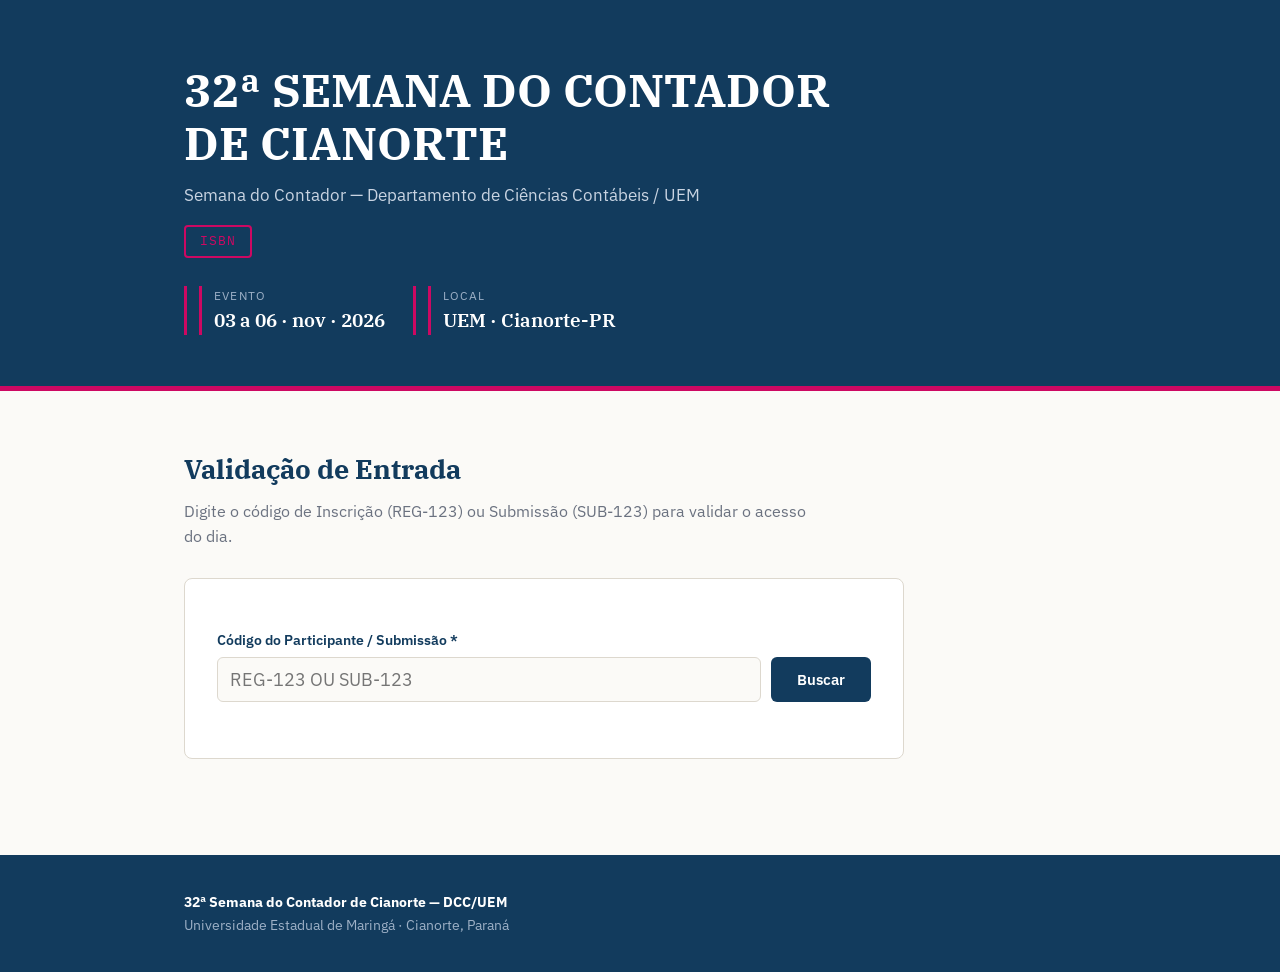
<file: index.html>
<!DOCTYPE html>
<html lang="pt-BR">
<head>
<meta charset="UTF-8">
<meta name="viewport" content="width=device-width, initial-scale=1.0">
<title>Controle de Entrada - 32ª Semana do Contador de Cianorte</title>
<link rel="preconnect" href="https://fonts.googleapis.com">
<link rel="preconnect" href="https://fonts.gstatic.com" crossorigin>
<link href="https://fonts.googleapis.com/css2?family=IBM+Plex+Serif:wght@500;600;700&family=IBM+Plex+Sans:wght@400;500;600&family=IBM+Plex+Mono:wght@500&display=swap" rel="stylesheet">
<link rel="stylesheet" href="style.css">
<style>
  .badge {
    display: inline-block;
    padding: 4px 10px;
    border-radius: 4px;
    font-size: 12px;
    font-weight: 600;
    text-transform: uppercase;
    margin-bottom: 12px;
  }
  .badge-pendente { background: var(--ouro-claro); color: var(--tinta); border: 1px solid var(--ouro); }
  .badge-sucesso { background: #E8F3EC; color: var(--verde); border: 1px solid var(--verde); }
  .badge-alerta { background: #FBEAE6; color: var(--vermelho); border: 1px solid var(--vermelho); }
  
  .detalhes-grid {
    margin: 16px 0;
    padding: 14px;
    background: var(--papel);
    border-radius: 6px;
    border: 1px solid var(--linha);
  }
  .detalhes-grid p {
    margin-bottom: 6px;
    font-size: 15px;
  }
  .detalhes-grid p:last-child { margin-bottom: 0; }
  .historico-lista {
    font-size: 13px;
    color: #666;
    margin-top: 8px;
    padding-left: 18px;
  }
</style>
</head>
<body>

<header>
  <div class="container">
    <h1>32ª SEMANA DO CONTADOR DE CIANORTE</h1>
    <p class="sub">Semana do Contador — Departamento de Ciências Contábeis / UEM</p>
    <span class="issn">ISBN</span>
    <div class="datas-topo">
      <div><div class="rotulo">Evento</div><div class="valor">03 a 06 · nov · 2026</div></div>
      <div><div class="rotulo">Local</div><div class="valor">UEM · Cianorte-PR</div></div>
    </div>
  </div>
</header>

<section id="portaria">
  <div class="container">
    <h2>Validação de Entrada</h2>
    <p class="h2-sub">Digite o código de Inscrição (REG-123) ou Submissão (SUB-123) para validar o acesso do dia.</p>

    <div class="card">
      <label for="codigo-busca">Código do Participante / Submissão *</label>
      <div style="display: flex; gap: 10px; margin-top: 6px;">
        <input type="text" id="codigo-busca" class="mono" placeholder="REG-123 ou SUB-123" style="font-size: 18px; text-transform: uppercase;" onkeyup="if(event.key==='Enter') validarCodigo()">
        <button type="button" class="botao" style="margin-top:0; white-space: nowrap;" id="btn-validar" onclick="validarCodigo()">Buscar</button>
      </div>
      <div id="resultado-busca" style="margin-top: 24px;"></div>
    </div>
  </div>
</section>

<footer>
  <div class="container">
    <strong>32ª Semana do Contador de Cianorte — DCC/UEM</strong><br>
    Universidade Estadual de Maringá · Cianorte, Paraná<br>
  </div>
</footer>

<script>
const SCRIPT_URL_PORTARIA = "https://script.google.com/macros/s/AKfycbz4dG0RYIQl-bf_6MdXlXZvqTbujmCjzQw40UarNCAbu9Lxw5uQpHhaxnY08lu91CMD/exec";

let codigoAtual = "";

async function validarCodigo() {
  const input = document.getElementById("codigo-busca");
  const codigo = input.value.trim();
  const out = document.getElementById("resultado-busca");
  const btn = document.getElementById("btn-validar");

  if (!codigo) {
    out.innerHTML = '<div class="msg-erro">Por favor, digite um código válido.</div>';
    return;
  }

  out.innerHTML = '<p class="mono">Consultando base de dados...</p>';
  btn.disabled = true;

  try {
    const resp = await fetch(`${SCRIPT_URL_PORTARIA}?action=validar&codigo=${encodeURIComponent(codigo)}`);
    const res = await resp.json();

    if (res.ok) {
      codigoAtual = res.dados.id;
      renderizarDados(res.tipo, res.dados);
    } else {
      out.innerHTML = `<div class="msg-erro">${res.erro || "Registro não encontrado."}</div>`;
    }
  } catch (err) {
    out.innerHTML = '<div class="msg-erro">Erro de conexão ao consultar o servidor.</div>';
  } finally {
    btn.disabled = false;
  }
}

function renderizarDados(tipo, d) {
  const out = document.getElementById("resultado-busca");
  
  const jaFezCheckinHoje = d.checkinHoje;
  const badgeCheckin = jaFezCheckinHoje 
    ? `<span class="badge badge-alerta">ENTRADA JÁ REALIZADA HOJE</span>`
    : `<span class="badge badge-sucesso">LIBERADO PARA ENTRADA HOJE</span>`;

  let infoHtml = "";

  if (tipo === "Inscrição") {
    infoHtml = `
      <p><strong>Participante:</strong> ${d.nome}</p>
      <p><strong>CPF:</strong> ${d.cpf}</p>
      <p><strong>Classe:</strong> ${d.classe} ${d.ra !== "N/A" ? `(RA: ${d.ra})` : ""}</p>
      <p><strong>Status Pagamento:</strong> <strong>${d.status}</strong></p>
    `;
  } else {
    infoHtml = `
      <p><strong>Título:</strong> ${d.titulo}</p>
      <p><strong>Autores:</strong> ${d.autores}</p>
      <p><strong>Área:</strong> ${d.area}</p>
      <p><strong>Status Trabalho:</strong> <strong>${d.status}</strong></p>
    `;
  }

  let historicoHtml = "";
  if (d.historico && d.historico.length > 0) {
    historicoHtml = `
      <div style="margin-top: 10px;">
        <strong>Histórico de acessos anteriores:</strong>
        <ul class="historico-lista">
          ${d.historico.map(h => `<li>${h}</li>`).join("")}
        </ul>
      </div>
    `;
  }

  out.innerHTML = `
    <div style="border-top: 2px solid var(--linha); padding-top: 18px;">
      ${badgeCheckin}
      <h3>[${tipo}] ${d.id}</h3>
      
      <div class="detalhes-grid">
        ${infoHtml}
        ${historicoHtml}
      </div>

      ${
        jaFezCheckinHoje 
          ? `<div class="msg-erro" style="margin-top:10px">Atenção: Acesso já liberado para este código na data de hoje.</div>`
          : `<button type="button" class="botao" id="btn-confirmar" style="background-color: var(--verde);" onclick="confirmarEntrada()">Confirmar Entrada Diária</button>`
      }
    </div>
  `;
}

async function confirmarEntrada() {
  if (!codigoAtual) return;

  const btn = document.getElementById("btn-confirmar");
  btn.disabled = true;
  btn.textContent = "Registrando entrada...";

  try {
    const resp = await fetch(SCRIPT_URL_PORTARIA, {
      method: "POST",
      headers: { "Content-Type": "text/plain;charset=utf-8" },
      body: JSON.stringify({
        action: "confirmar_checkin",
        codigo: codigoAtual
      })
    });

    const res = await resp.json();

    if (res.ok) {
      document.getElementById("resultado-busca").innerHTML = `
        <div class="msg-ok">
          <strong>ENTRADA CONFIRMADA!</strong><br>
          ${res.mensagem}<br>
          <span class="mono">Código: ${codigoAtual}</span>
        </div>
      `;
      document.getElementById("codigo-busca").value = "";
      codigoAtual = "";
    } else {
      alert("Erro ao registrar entrada: " + res.erro);
      btn.disabled = false;
      btn.textContent = "Confirmar Entrada Diária";
    }
  } catch (err) {
    alert("Erro de conexão ao registrar entrada.");
    btn.disabled = false;
    btn.textContent = "Confirmar Entrada Diária";
  }
}
</script>
</body>
</html>
</file>
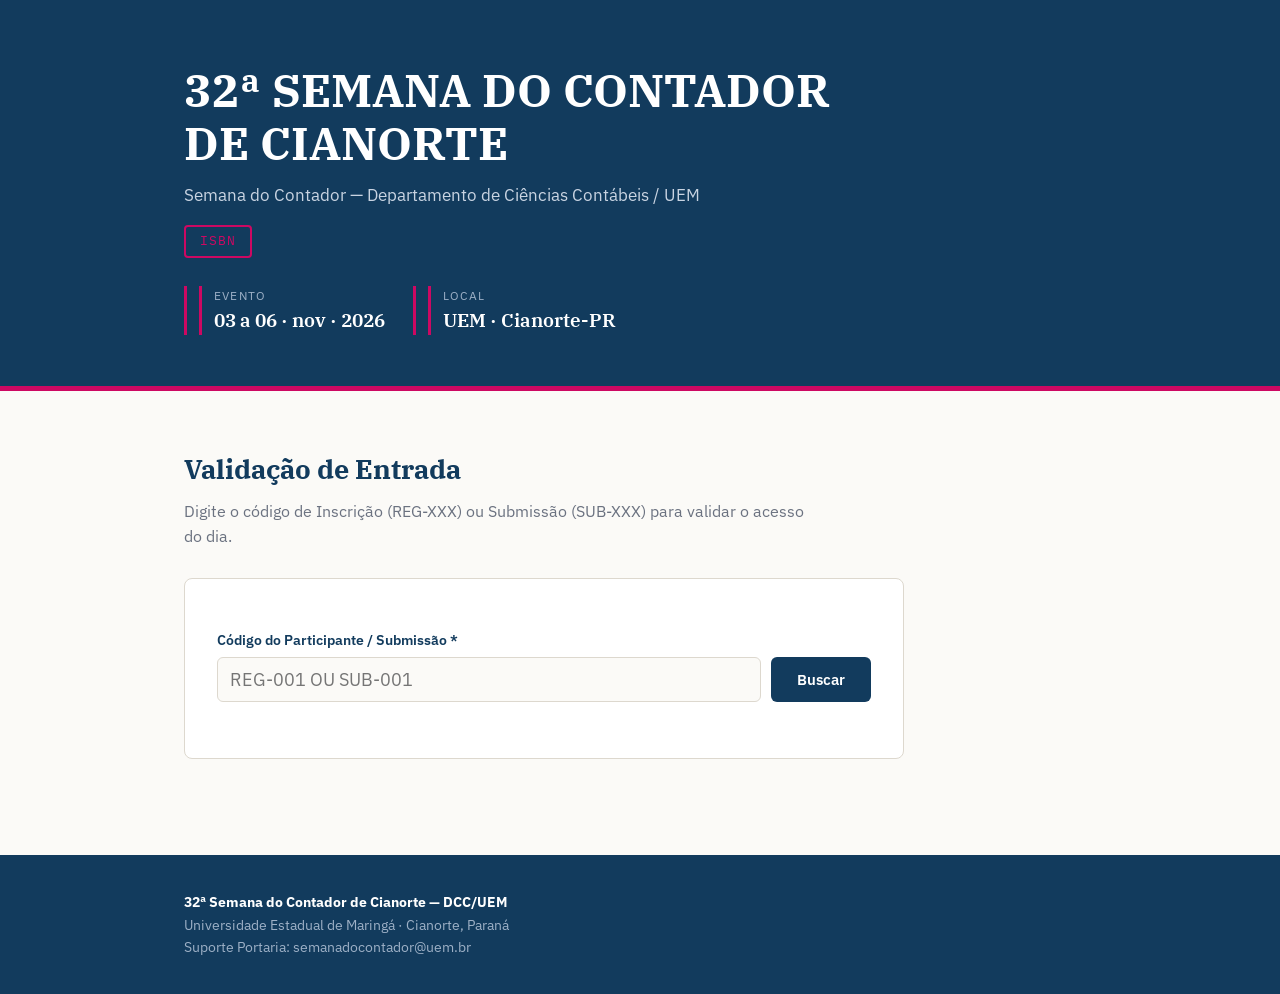
<file: portaria.html>
<!DOCTYPE html>
<html lang="pt-BR">
<head>
<meta charset="UTF-8">
<meta name="viewport" content="width=device-width, initial-scale=1.0">
<title>Controle de Entrada - 32ª Semana do Contador de Cianorte</title>
<link rel="preconnect" href="https://fonts.googleapis.com">
<link rel="preconnect" href="https://fonts.gstatic.com" crossorigin>
<link href="https://fonts.googleapis.com/css2?family=IBM+Plex+Serif:wght@500;600;700&family=IBM+Plex+Sans:wght@400;500;600&family=IBM+Plex+Mono:wght@500&display=swap" rel="stylesheet">
<link rel="stylesheet" href="style.css">
<style>
  .badge {
    display: inline-block;
    padding: 4px 10px;
    border-radius: 4px;
    font-size: 12px;
    font-weight: 600;
    text-transform: uppercase;
    margin-bottom: 12px;
  }
  .badge-pendente { background: var(--ouro-claro); color: var(--tinta); border: 1px solid var(--ouro); }
  .badge-sucesso { background: #E8F3EC; color: var(--verde); border: 1px solid var(--verde); }
  .badge-alerta { background: #FBEAE6; color: var(--vermelho); border: 1px solid var(--vermelho); }
  
  .detalhes-grid {
    margin: 16px 0;
    padding: 14px;
    background: var(--papel);
    border-radius: 6px;
    border: 1px solid var(--linha);
  }
  .detalhes-grid p {
    margin-bottom: 6px;
    font-size: 15px;
  }
  .detalhes-grid p:last-child { margin-bottom: 0; }
  .historico-lista {
    font-size: 13px;
    color: #666;
    margin-top: 8px;
    padding-left: 18px;
  }
</style>
</head>
<body>

<header>
  <div class="container">
    <h1>32ª SEMANA DO CONTADOR DE CIANORTE</h1>
    <p class="sub">Semana do Contador — Departamento de Ciências Contábeis / UEM</p>
    <span class="issn">ISBN</span>
    <div class="datas-topo">
      <div><div class="rotulo">Evento</div><div class="valor">03 a 06 · nov · 2026</div></div>
      <div><div class="rotulo">Local</div><div class="valor">UEM · Cianorte-PR</div></div>
    </div>
  </div>
</header>

<section id="portaria">
  <div class="container">
    <h2>Validação de Entrada</h2>
    <p class="h2-sub">Digite o código de Inscrição (REG-XXX) ou Submissão (SUB-XXX) para validar o acesso do dia.</p>

    <div class="card">
      <label for="codigo-busca">Código do Participante / Submissão *</label>
      <div style="display: flex; gap: 10px; margin-top: 6px;">
        <input type="text" id="codigo-busca" class="mono" placeholder="REG-001 ou SUB-001" style="font-size: 18px; text-transform: uppercase;" onkeyup="if(event.key==='Enter') validarCodigo()">
        <button type="button" class="botao" style="margin-top:0; white-space: nowrap;" id="btn-validar" onclick="validarCodigo()">Buscar</button>
      </div>
      <div id="resultado-busca" style="margin-top: 24px;"></div>
    </div>
  </div>
</section>

<footer>
  <div class="container">
    <strong>32ª Semana do Contador de Cianorte — DCC/UEM</strong><br>
    Universidade Estadual de Maringá · Cianorte, Paraná<br>
    Suporte Portaria: semanadocontador@uem.br
  </div>
</footer>

<script>
const SCRIPT_URL_PORTARIA = "https://script.google.com/macros/s/AKfycbx_M1IVFG1Yynvi_aUIpSMlc3blMVT0K0QPFCjHeTNdpd_vogOQeO8iHFNmOr55RuN-8g/exec";

let codigoAtual = "";

async function validarCodigo() {
  const input = document.getElementById("codigo-busca");
  const codigo = input.value.trim();
  const out = document.getElementById("resultado-busca");
  const btn = document.getElementById("btn-validar");

  if (!codigo) {
    out.innerHTML = '<div class="msg-erro">Por favor, digite um código válido.</div>';
    return;
  }

  out.innerHTML = '<p class="mono">Consultando base de dados...</p>';
  btn.disabled = true;

  try {
    const resp = await fetch(`${SCRIPT_URL_PORTARIA}?action=validar&codigo=${encodeURIComponent(codigo)}`);
    const res = await resp.json();

    if (res.ok) {
      codigoAtual = res.dados.id;
      renderizarDados(res.tipo, res.dados);
    } else {
      out.innerHTML = `<div class="msg-erro">${res.erro || "Registro não encontrado."}</div>`;
    }
  } catch (err) {
    out.innerHTML = '<div class="msg-erro">Erro de conexão ao consultar o servidor.</div>';
  } finally {
    btn.disabled = false;
  }
}

function renderizarDados(tipo, d) {
  const out = document.getElementById("resultado-busca");
  
  const jaFezCheckinHoje = d.checkinHoje;
  const badgeCheckin = jaFezCheckinHoje 
    ? `<span class="badge badge-alerta">ENTRADA JÁ REALIZADA HOJE</span>`
    : `<span class="badge badge-sucesso">LIBERADO PARA ENTRADA HOJE</span>`;

  let infoHtml = "";

  if (tipo === "Inscrição") {
    infoHtml = `
      <p><strong>Participante:</strong> ${d.nome}</p>
      <p><strong>CPF:</strong> ${d.cpf}</p>
      <p><strong>Classe:</strong> ${d.classe} ${d.ra !== "N/A" ? `(RA: ${d.ra})` : ""}</p>
      <p><strong>Status Pagamento:</strong> <strong>${d.status}</strong></p>
    `;
  } else {
    infoHtml = `
      <p><strong>Título:</strong> ${d.titulo}</p>
      <p><strong>Autores:</strong> ${d.autores}</p>
      <p><strong>Área:</strong> ${d.area}</p>
      <p><strong>Status Trabalho:</strong> <strong>${d.status}</strong></p>
    `;
  }

  let historicoHtml = "";
  if (d.historico && d.historico.length > 0) {
    historicoHtml = `
      <div style="margin-top: 10px;">
        <strong>Histórico de acessos anteriores:</strong>
        <ul class="historico-lista">
          ${d.historico.map(h => `<li>${h}</li>`).join("")}
        </ul>
      </div>
    `;
  }

  out.innerHTML = `
    <div style="border-top: 2px solid var(--linha); padding-top: 18px;">
      ${badgeCheckin}
      <h3>[${tipo}] ${d.id}</h3>
      
      <div class="detalhes-grid">
        ${infoHtml}
        ${historicoHtml}
      </div>

      ${
        jaFezCheckinHoje 
          ? `<div class="msg-erro" style="margin-top:10px">Atenção: Acesso já liberado para este código na data de hoje.</div>`
          : `<button type="button" class="botao" id="btn-confirmar" style="background-color: var(--verde);" onclick="confirmarEntrada()">Confirmar Entrada Diária</button>`
      }
    </div>
  `;
}

async function confirmarEntrada() {
  if (!codigoAtual) return;

  const btn = document.getElementById("btn-confirmar");
  btn.disabled = true;
  btn.textContent = "Registrando entrada...";

  try {
    const resp = await fetch(SCRIPT_URL_PORTARIA, {
      method: "POST",
      headers: { "Content-Type": "text/plain;charset=utf-8" },
      body: JSON.stringify({
        action: "confirmar_checkin",
        codigo: codigoAtual
      })
    });

    const res = await resp.json();

    if (res.ok) {
      document.getElementById("resultado-busca").innerHTML = `
        <div class="msg-ok">
          <strong>ENTRADA CONFIRMADA!</strong><br>
          ${res.mensagem}<br>
          <span class="mono">Código: ${codigoAtual}</span>
        </div>
      `;
      document.getElementById("codigo-busca").value = "";
      codigoAtual = "";
    } else {
      alert("Erro ao registrar entrada: " + res.erro);
      btn.disabled = false;
      btn.textContent = "Confirmar Entrada Diária";
    }
  } catch (err) {
    alert("Erro de conexão ao registrar entrada.");
    btn.disabled = false;
    btn.textContent = "Confirmar Entrada Diária";
  }
}
</script>
</body>
</html>
</file>
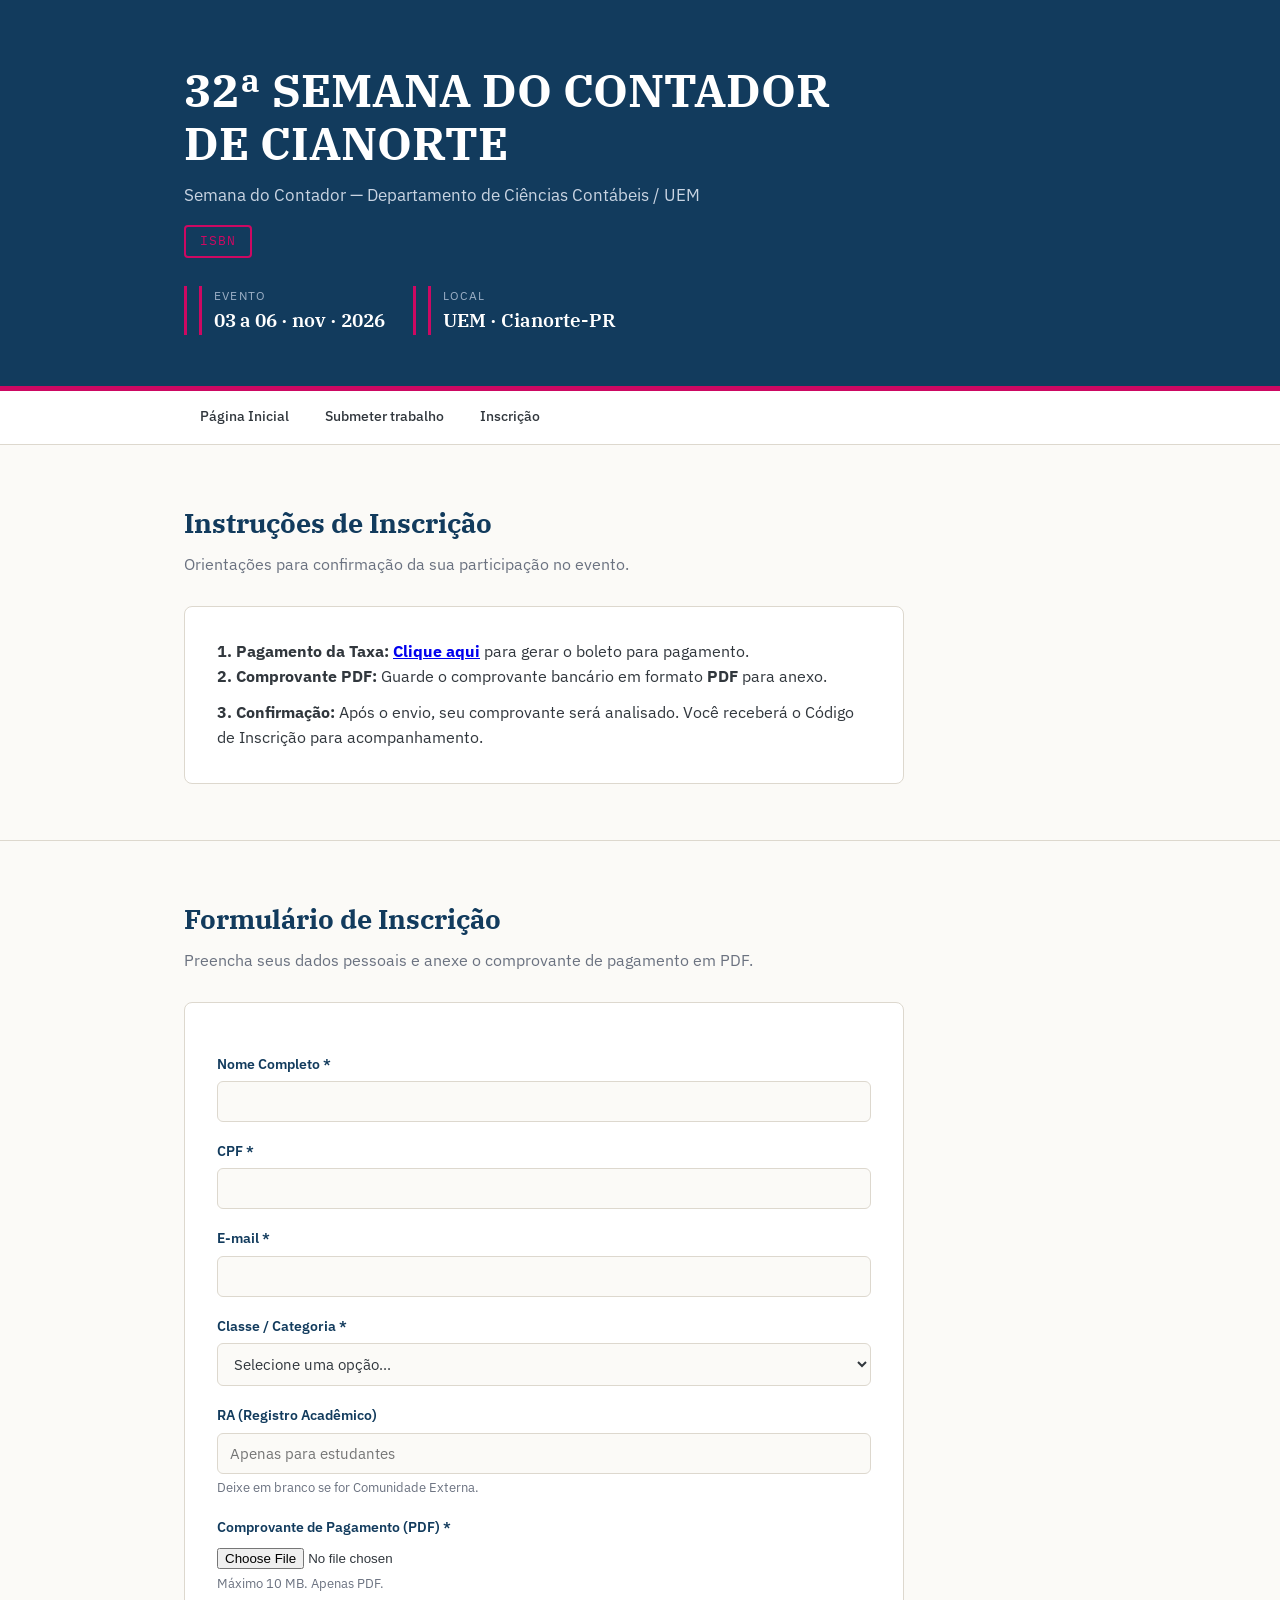
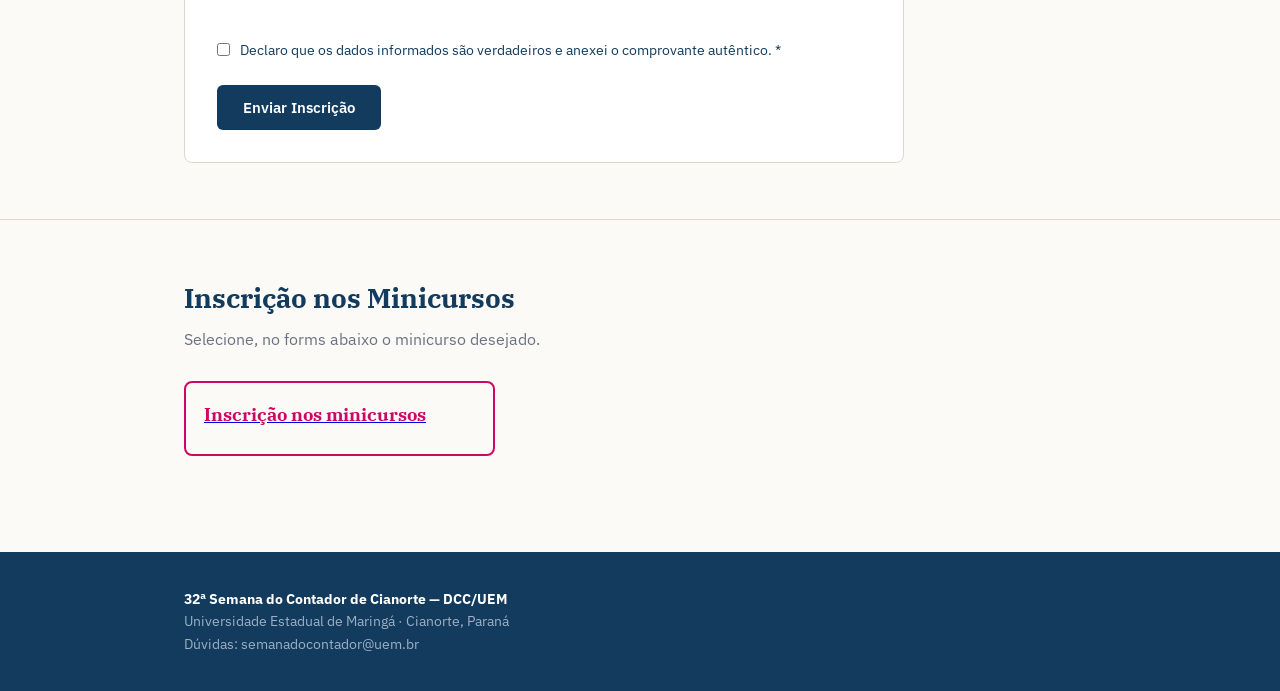
<file: registro.html>
<!DOCTYPE html>
<html lang="pt-BR">

<head>
  <meta charset="UTF-8">
  <meta name="viewport" content="width=device-width, initial-scale=1.0">
  <title>Inscrição - 32ª Semana do Contador de Cianorte</title>
  <!-- Manter as mesmas tags CSS de index_2.html aqui -->
  <link rel="preconnect" href="https://fonts.googleapis.com">
  <link rel="preconnect" href="https://fonts.gstatic.com" crossorigin>
  <link
    href="https://fonts.googleapis.com/css2?family=IBM+Plex+Serif:wght@500;600;700&family=IBM+Plex+Sans:wght@400;500;600&family=IBM+Plex+Mono:wght@500&display=swap"
    rel="stylesheet">
  <link rel="stylesheet" href="style.css">
  <!--- <style>
    :root {
      --tinta: #123B5D;
      --tinta-claro: #2A3270;
      --papel: #FBFAF7;
      --grafite: #31373D;
      --cinza: #6B7280;
      --linha: #DDD8CE;
      --ouro: #CD0862;
      --ouro-claro: #FFF8DC;
      --verde: #2F7D4F;
      --vermelho: #B3402E;
      --branco: #FFFFFF;
      --ciano: #3EC6D0;
    }

    * {
      margin: 0;
      padding: 0;
      box-sizing: border-box
    }

    html {
      scroll-behavior: smooth
    }

    body {
      font-family: 'IBM Plex Sans', sans-serif;
      background: var(--papel);
      color: var(--grafite);
      line-height: 1.6;
      font-size: 16px
    }

    h1,
    h2,
    h3 {
      font-family: 'IBM Plex Serif', serif;
      color: var(--tinta)
    }

    .mono {
      font-family: 'IBM Plex Mono', monospace
    }

    .container {
      max-width: 960px;
      margin: 0 auto;
      padding: 0 24px
    }

    /* ---------- CABEÇALHO PADRONIZADO ---------- */
    header {
      background: var(--tinta);
      color: var(--branco);
      padding: 64px 0 56px;
      position: relative;
      overflow: hidden
    }

    header::after {
      content: "";
      position: absolute;
      left: 0;
      right: 0;
      bottom: 0;
      height: 5px;
      background: var(--ouro)
    }

    header h1 {
      color: var(--branco);
      font-size: clamp(30px, 5vw, 46px);
      line-height: 1.15;
      font-weight: 700;
      max-width: 720px
    }

    header .sub {
      margin-top: 12px;
      font-size: 17px;
      color: #C9D4E2;
      max-width: 640px
    }

    .issn {
      display: inline-block;
      margin-top: 16px;
      border: 2px solid var(--ouro);
      color: var(--ouro);
      padding: 4px 14px;
      font-family: 'IBM Plex Mono', monospace;
      font-size: 13px;
      letter-spacing: .08em;
      border-radius: 4px
    }

    .datas-topo {
      margin-top: 28px;
      display: flex;
      gap: 28px;
      flex-wrap: wrap
    }

    .datas-topo div {
      border-left: 3px solid var(--ouro);
      padding-left: 12px
    }

    .datas-topo .rotulo {
      font-size: 12px;
      letter-spacing: .1em;
      text-transform: uppercase;
      color: #9DB0C6
    }

    .datas-topo .valor {
      font-family: 'IBM Plex Serif', serif;
      font-size: 19px;
      font-weight: 600;
      color: var(--branco)
    }

    /* ---------- NAVEGAÇÃO PADRONIZADA ---------- */
    nav {
      background: var(--branco);
      border-bottom: 1px solid var(--linha);
      position: sticky;
      top: 0;
      z-index: 50
    }

    nav .container {
      display: flex;
      gap: 4px;
      overflow-x: auto
    }

    nav a {
      padding: 14px 16px;
      font-size: 14px;
      font-weight: 500;
      color: var(--grafite);
      text-decoration: none;
      white-space: nowrap;
      border-bottom: 2px solid transparent
    }

    nav a:hover,
    nav a:focus-visible {
      color: var(--tinta);
      border-bottom-color: var(--ouro);
      outline: none
    }

    /* ---------- SEÇÕES ---------- */
    section {
      padding: 56px 0
    }

    section+section {
      border-top: 1px solid var(--linha)
    }

    h2 {
      font-size: 27px;
      margin-bottom: 8px
    }

    .h2-sub {
      color: var(--cinza);
      margin-bottom: 28px;
      max-width: 640px
    }

    /* ---------- CATEGORIAS ---------- */
    .cat-grid {
      display: grid;
      grid-template-columns: 1fr 1fr;
      gap: 18px;
      max-width: 640px
    }

    .cat-card {
      border: 2px solid var(--ouro);
      border-radius: 8px;
      padding: 18px
    }

    .cat-card h3 {
      color: var(--ouro);
      font-size: 18px;
      margin-bottom: 6px
    }

    .cat-card p {
      font-size: 14px;
      color: var(--cinza)
    }

    /* ---------- ÁREAS TEMÁTICAS ---------- */
    .areas-list {
      list-style: none;
      max-width: 640px
    }

    .areas-list li {
      padding: 10px 0;
      border-bottom: 1px solid var(--linha);
      display: flex;
      gap: 12px;
      align-items: baseline
    }

    .areas-list .num {
      font-family: 'IBM Plex Serif', serif;
      font-size: 22px;
      font-weight: 600;
      color: var(--ouro);
      min-width: 32px
    }

    /* ---------- FORMULÁRIOS ---------- */
    .card {
      background: var(--branco);
      border: 1px solid var(--linha);
      border-radius: 8px;
      padding: 32px;
      max-width: 720px
    }

    label {
      display: block;
      font-size: 14px;
      font-weight: 600;
      color: var(--tinta);
      margin: 18px 0 6px
    }

    input[type=text],
    input[type=email],
    select,
    textarea {
      width: 100%;
      padding: 10px 12px;
      border: 1px solid var(--linha);
      border-radius: 6px;
      font-family: 'IBM Plex Sans', sans-serif;
      font-size: 15px;
      background: var(--papel);
      color: var(--grafite)
    }

    input:focus,
    select:focus,
    textarea:focus {
      outline: 2px solid var(--tinta-claro);
      outline-offset: 1px;
      border-color: var(--tinta-claro)
    }

    textarea {
      min-height: 120px;
      resize: vertical
    }

    .hint {
      font-size: 13px;
      color: var(--cinza);
      margin-top: 4px
    }

    .autor-bloco {
      border: 1px dashed var(--linha);
      border-radius: 6px;
      padding: 14px 16px 18px;
      margin-top: 10px;
      position: relative
    }

    .autor-bloco .tag {
      font-family: 'IBM Plex Mono', monospace;
      font-size: 12px;
      color: var(--ouro);
      text-transform: uppercase;
      letter-spacing: .08em
    }

    .remover-autor {
      position: absolute;
      top: 10px;
      right: 12px;
      background: none;
      border: none;
      color: var(--vermelho);
      cursor: pointer;
      font-size: 13px;
      font-family: inherit
    }

    .botao {
      display: inline-block;
      background: var(--tinta);
      color: var(--branco);
      border: none;
      border-radius: 6px;
      padding: 13px 26px;
      font-size: 15px;
      font-weight: 600;
      font-family: 'IBM Plex Sans', sans-serif;
      cursor: pointer;
      margin-top: 24px
    }

    .botao:hover {
      background: var(--tinta-claro)
    }

    .botao:focus-visible {
      outline: 3px solid var(--ouro);
      outline-offset: 2px
    }

    .botao[disabled] {
      opacity: .55;
      cursor: wait
    }

    .botao-sec {
      background: none;
      border: 1px solid var(--tinta);
      color: var(--tinta);
      border-radius: 6px;
      padding: 9px 16px;
      font-size: 14px;
      font-weight: 500;
      cursor: pointer;
      font-family: inherit;
      margin-top: 12px
    }

    .botao-sec:hover {
      background: var(--ouro-claro)
    }

    .msg-ok {
      background: #E8F3EC;
      border-left: 3px solid var(--verde);
      padding: 16px;
      border-radius: 0 6px 6px 0;
      margin-top: 20px
    }

    .msg-erro {
      background: #FBEAE6;
      border-left: 3px solid var(--vermelho);
      padding: 16px;
      border-radius: 0 6px 6px 0;
      margin-top: 20px;
      font-size: 14px
    }

    .msg-ok .id {
      font-family: 'IBM Plex Mono', monospace;
      font-size: 22px;
      font-weight: 600;
      color: var(--tinta);
      display: block;
      margin: 6px 0
    }

    .check-linha {
      display: flex;
      gap: 10px;
      align-items: flex-start;
      margin-top: 18px;
      font-size: 14px
    }

    .check-linha input {
      margin-top: 4px
    }

    .download-link {
      display: inline-flex;
      align-items: center;
      gap: 8px;
      background: var(--ouro);
      color: var(--tinta);
      padding: 10px 20px;
      border-radius: 6px;
      text-decoration: none;
      font-weight: 600;
      font-size: 14px;
      margin-top: 12px
    }

    .download-link:hover {
      opacity: .9
    }

    /* ---------- RODAPÉ PADRONIZADO ---------- */
    footer {
      background: var(--tinta);
      color: #9DB0C6;
      padding: 36px 0;
      font-size: 14px;
      margin-top: 40px
    }

    footer strong {
      color: var(--branco)
    }

    @media(max-width:640px) {
      .cat-grid {
        grid-template-columns: 1fr
      }

      .card {
        padding: 22px
      }
    }

    @media(prefers-reduced-motion:reduce) {
      html {
        scroll-behavior: auto
      }
    }
  </style> --->
</head>

<body>

  <!-- HEADER E NAV PADRONIZADOS IDÊNTICOS AO INDEX -->
  <header>
    <div class="container">
      <h1>32ª SEMANA DO CONTADOR DE CIANORTE</h1>
      <p class="sub">Semana do Contador — Departamento de Ciências Contábeis / UEM</p>
      <span class="issn">ISBN</span>
      <div class="datas-topo">
        <div>
          <div class="rotulo">Evento</div>
          <div class="valor">03 a 06 · nov · 2026</div>
        </div>
        <div>
          <div class="rotulo">Local</div>
          <div class="valor">UEM · Cianorte-PR</div>
        </div>
      </div>
    </div>
  </header>
  <nav aria-label="Navegação">
    <div class="container">
      <a href="index.html">Página Inicial</a>
      <a href="submeter.html">Submeter trabalho</a>
      <a href="registro.html">Inscrição</a>
    </div>
  </nav>

  <!-- ==================== INSTRUÇÕES ==================== -->
  <section id="instrucoes">
    <div class="container">
      <h2>Instruções de Inscrição</h2>
      <p class="h2-sub">Orientações para confirmação da sua participação no evento.</p>
      <div class="card">
        <p><strong>1. Pagamento da Taxa:</strong> <strong><a href="https://fadec.conveniar.com.br/Eventos/Default.aspx">Clique aqui</a></strong> para gerar o boleto para pagamento.
        </p>
        <p><strong>2. Comprovante PDF:</strong> Guarde o comprovante bancário em formato <strong>PDF</strong> para
          anexo.</p>
        <p style="margin-top:10px"><strong>3. Confirmação:</strong> Após o envio, seu comprovante será analisado. Você
          receberá o Código de Inscrição para acompanhamento.</p>
      </div>
    </div>
  </section>
  <section id="registro">
    <div class="container">
      <h2>Formulário de Inscrição</h2>
      <p class="h2-sub">Preencha seus dados pessoais e anexe o comprovante de pagamento em PDF.</p>

      <div class="card">
        <div id="form-registro">
          <label for="nome">Nome Completo *</label>
          <input type="text" id="nome" maxlength="150" required>

          <label for="cpf">CPF *</label>
          <input type="text" id="cpf" maxlength="14" required>

          <label for="email">E-mail *</label>
          <input type="email" id="email" maxlength="150" required>

          <label for="classe">Classe / Categoria *</label>
          <select id="classe" required>
            <option value="" disabled selected>Selecione uma opção...</option>
            <option value="Estudante de Graduação">Estudante de Graduação</option>
            <option value="Estudante de Pós-Graduação">Estudante de Pós-Graduação</option>
            <option value="Comunidade Externa">Comunidade Externa</option>
          </select>

          <label for="ra">RA (Registro Acadêmico)</label>
          <input type="text" id="ra" maxlength="20" placeholder="Apenas para estudantes">
          <div class="hint">Deixe em branco se for Comunidade Externa.</div>

          <label for="comprovante">Comprovante de Pagamento (PDF) *</label>
          <input type="file" id="comprovante" accept="application/pdf" required>
          <p class="hint">Máximo 10 MB. Apenas PDF.</p>
          <br>
          <div class="check-linha">
            <input type="checkbox" id="decl-pagamento">
            <label for="decl-pagamento" style="margin:0;font-weight:400">Declaro que os dados informados são verdadeiros
              e anexei o comprovante autêntico. *</label>
          </div>
          <button type="button" class="botao" id="btn-enviar-registro" onclick="enviarInscricao()">Enviar
            Inscrição</button>
          <div id="resultado-registro"></div>
        </div>
      </div>
    </div>
  </section>
  <section id="categorias">
  <div class="container">
    <h2>Inscrição nos Minicursos</h2>
    <p class="h2-sub">Selecione, no forms abaixo o minicurso desejado.</p>
    <div class="cat-grid">
      <div class="cat-card">
        <a href="https://forms.gle/yNNfDyQL2TY5potB6"><h3>Inscrição nos minicursos</h3></a>
      </div>
    </div>
  </div>
</section>

  <!-- FOOTER PADRONIZADO IDÊNTICO AO INDEX -->
  <footer>
    <div class="container">
      <strong>32ª Semana do Contador de Cianorte — DCC/UEM</strong><br>
      Universidade Estadual de Maringá · Cianorte, Paraná<br>
      Dúvidas: semanadocontador@uem.br
    </div>
  </footer>

  <script>
    const SCRIPT_URL = "https://script.google.com/macros/s/AKfycbx_M1IVFG1Yynvi_aUIpSMlc3blMVT0K0QPFCjHeTNdpd_vogOQeO8iHFNmOr55RuN-8g/exec";

    function lerComprovanteBase64(input) {
      return new Promise((res, rej) => {
        const f = input.files[0];
        if (!f) return rej("Selecione o arquivo PDF.");
        if (f.type !== "application/pdf") return rej("O comprovante deve ser um arquivo PDF.");
        if (f.size > 10 * 1024 * 1024) return rej("O arquivo excede 10 MB."); // Correção aplicada aqui

        const r = new FileReader();
        r.onload = () => res(r.result.split(",")[1]);
        r.onerror = () => rej("Erro ao ler o arquivo.");
        r.readAsDataURL(f);
      });
    }

    async function enviarInscricao() {
      const out = document.getElementById("resultado-registro");
      const nome = document.getElementById("nome").value.trim();
      const cpf = document.getElementById("cpf").value.trim();
      const email = document.getElementById("email").value.trim();
      const classe = document.getElementById("classe").value;
      const ra = document.getElementById("ra").value.trim();
      const inputArquivo = document.getElementById("comprovante");
      const declPagamento = document.getElementById("decl-pagamento").checked;

      // Validação dos campos obrigatórios
      if (!nome || !cpf || !email || !classe || !inputArquivo.files.length) {
        out.innerHTML = '<div class="msg-erro">Preencha todos os campos obrigatórios.</div>';
        return;
      }

      // Validação dinâmica: obriga RA para estudantes
      if (classe.includes("Estudante") && !ra) {
        out.innerHTML = '<div class="msg-erro">O campo RA é obrigatório para estudantes.</div>';
        return;
      }

      // Validação da declaração
      if (!declPagamento) {
        out.innerHTML = '<div class="msg-erro">É necessário confirmar a declaração de veracidade dos dados.</div>';
        return;
      }

      const btn = document.getElementById("btn-enviar-registro");
      btn.disabled = true;
      btn.textContent = "Enviando...";

      try {
        const comprovanteBase64 = await lerComprovanteBase64(inputArquivo);
        const resp = await fetch(SCRIPT_URL, {
          method: "POST",
          headers: { "Content-Type": "text/plain;charset=utf-8" }, // Adicionado para evitar bloqueio CORS
          body: JSON.stringify({
            action: "registrar",
            nome,
            cpf,
            email,
            classe,
            ra,
            comprovanteBase64
          })
        });

        const dados = await resp.json();

        if (dados.ok) {
          out.innerHTML = `<div class="msg-ok">Inscrição enviada! Código: <span class="id">${dados.id}</span></div>`;

          // Limpeza completa do formulário
          document.getElementById("nome").value = "";
          document.getElementById("cpf").value = "";
          document.getElementById("email").value = "";
          document.getElementById("classe").value = "";
          document.getElementById("ra").value = "";
          document.getElementById("decl-pagamento").checked = false;
          inputArquivo.value = "";
        } else {
          out.innerHTML = `<div class="msg-erro">${dados.erro}</div>`;
        }
      } catch (e) {
        out.innerHTML = `<div class="msg-erro">${typeof e === "string" ? e : "Erro de conexão. Tente novamente."}</div>`;
      } finally {
        btn.disabled = false;
        btn.textContent = "Enviar Inscrição";
      }
    }
  </script>
</body>

</html>
</file>
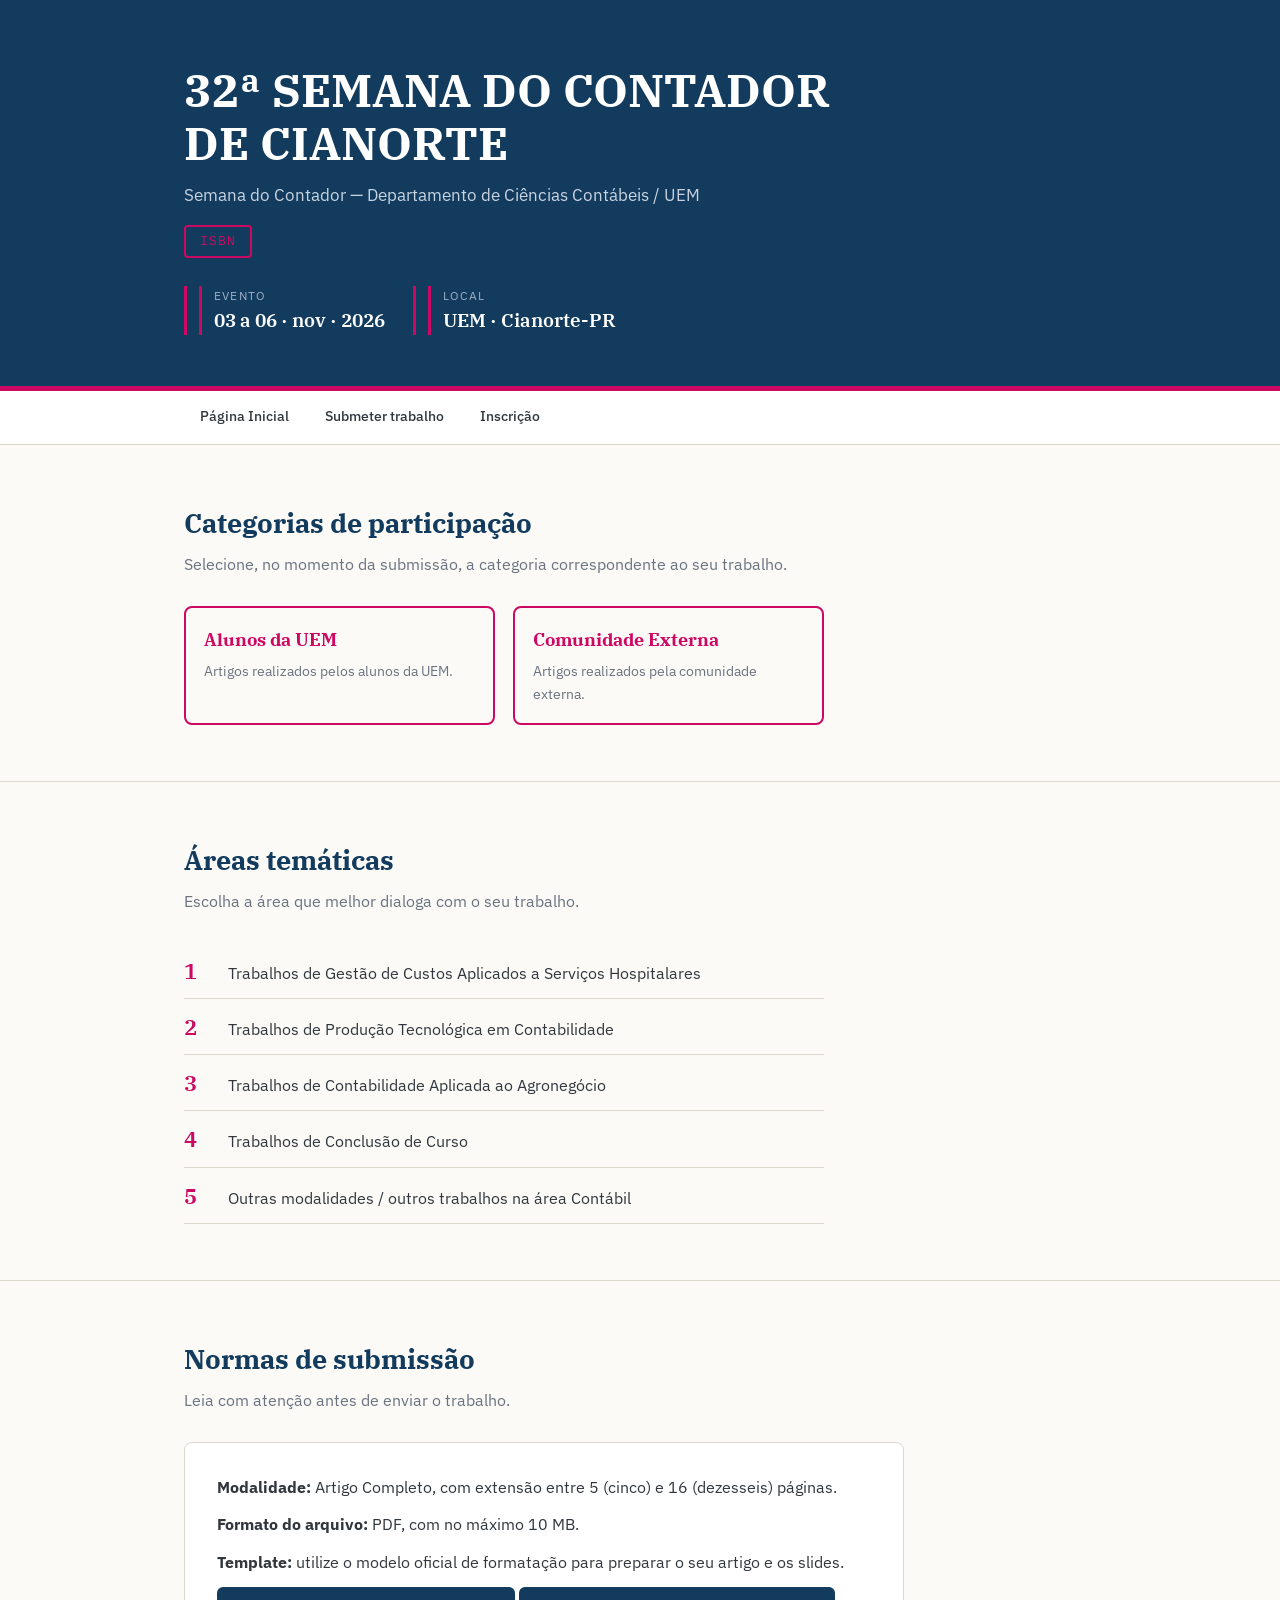
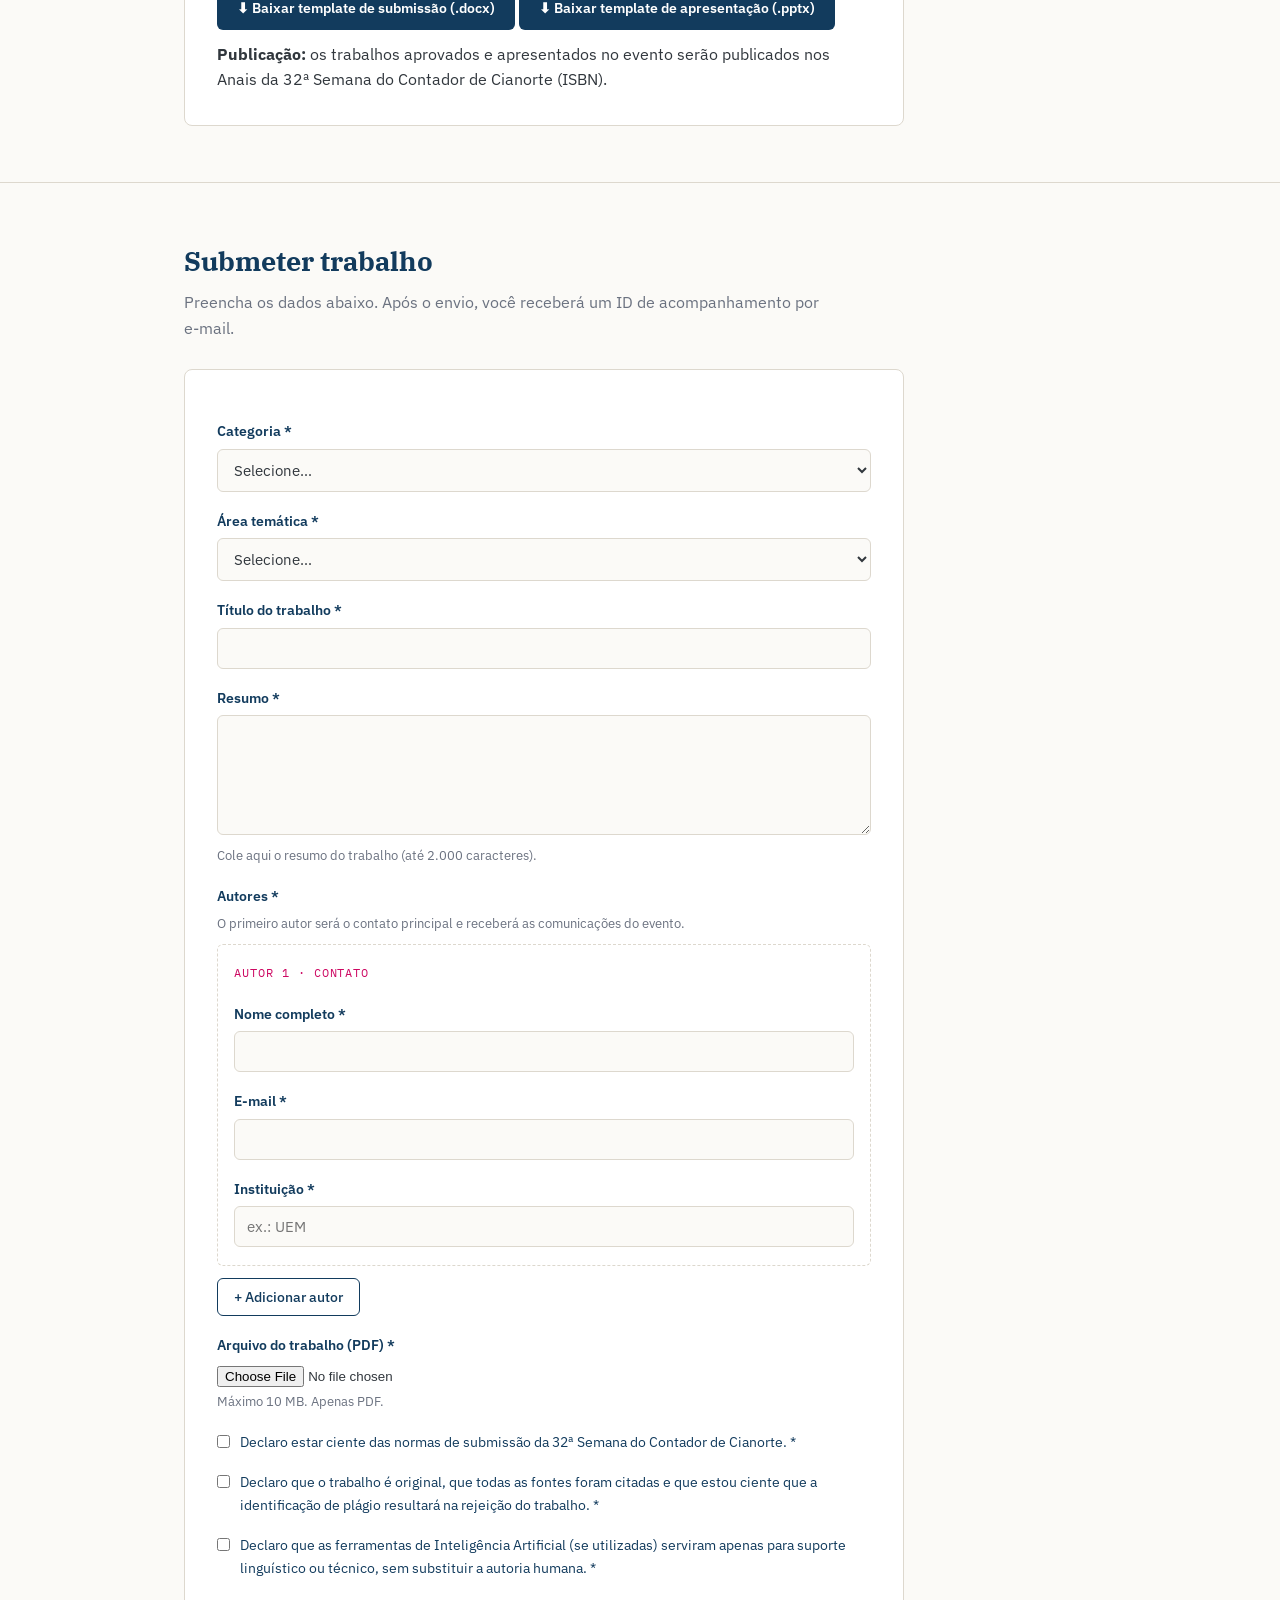
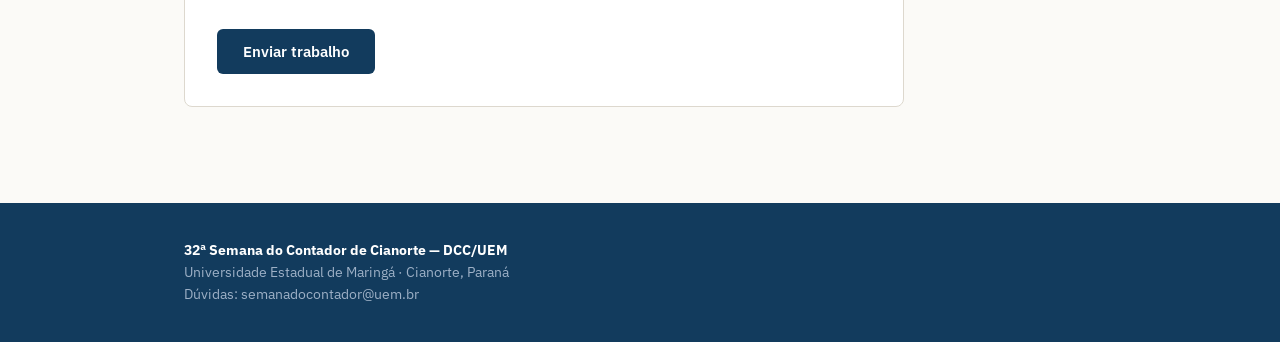
<file: submeter.html>
<!DOCTYPE html>
<html lang="pt-BR">
<head>
<meta charset="UTF-8">
<meta name="viewport" content="width=device-width, initial-scale=1.0">
<title>Submeter Trabalho - 32ª Semana do Contador de Cianorte</title>
<link rel="preconnect" href="https://fonts.googleapis.com">
<link rel="preconnect" href="https://fonts.gstatic.com" crossorigin>
<link href="https://fonts.googleapis.com/css2?family=IBM+Plex+Serif:wght@500;600;700&family=IBM+Plex+Sans:wght@400;500;600&family=IBM+Plex+Mono:wght@500&display=swap" rel="stylesheet">
<link rel="stylesheet" href="style.css">
</head>
<body>

<!-- HEADER PADRONIZADO -->
<header>
  <div class="container">
    <h1>32ª SEMANA DO CONTADOR DE CIANORTE</h1>
    <p class="sub">Semana do Contador — Departamento de Ciências Contábeis / UEM</p>
    <span class="issn">ISBN</span>
    <div class="datas-topo">
      <div><div class="rotulo">Evento</div><div class="valor">03 a 06 · nov · 2026</div></div>
      <div><div class="rotulo">Local</div><div class="valor">UEM · Cianorte-PR</div></div>
    </div>
  </div>
</header>

<!-- NAV PADRONIZADA -->
<nav aria-label="Navegação">
  <div class="container">
    <a href="index.html">Página Inicial</a>
    <a href="submeter.html">Submeter trabalho</a>
    <a href="registro.html">Inscrição</a>
  </div>
</nav>

<!-- CATEGORIAS -->
<section id="categorias">
  <div class="container">
    <h2>Categorias de participação</h2>
    <p class="h2-sub">Selecione, no momento da submissão, a categoria correspondente ao seu trabalho.</p>
    <div class="cat-grid">
      <div class="cat-card">
        <h3>Alunos da UEM</h3>
        <p>Artigos realizados pelos alunos da UEM.</p>
      </div>
      <div class="cat-card">
        <h3>Comunidade Externa</h3>
        <p>Artigos realizados pela comunidade externa.</p>
      </div>
    </div>
  </div>
</section>

<!-- ÁREAS TEMÁTICAS -->
<section id="areas">
  <div class="container">
    <h2>Áreas temáticas</h2>
    <p class="h2-sub">Escolha a área que melhor dialoga com o seu trabalho.</p>
    <ul class="areas-list">
      <li><span class="num">1</span><span>Trabalhos de Gestão de Custos Aplicados a Serviços Hospitalares</span></li>
      <li><span class="num">2</span><span>Trabalhos de Produção Tecnológica em Contabilidade</span></li>
      <li><span class="num">3</span><span>Trabalhos de Contabilidade Aplicada ao Agronegócio</span></li>
      <li><span class="num">4</span><span>Trabalhos de Conclusão de Curso</span></li>
      <li><span class="num">5</span><span>Outras modalidades / outros trabalhos na área Contábil</span></li>
    </ul>
  </div>
</section>

<!-- NORMAS DE SUBMISSÃO -->
<section id="normas">
  <div class="container">
    <h2>Normas de submissão</h2>
    <p class="h2-sub">Leia com atenção antes de enviar o trabalho.</p>
    <div class="card">
      <p><strong>Modalidade:</strong> Artigo Completo, com extensão entre 5 (cinco) e 16 (dezesseis) páginas.</p>
      <p style="margin-top:12px"><strong>Formato do arquivo:</strong> PDF, com no máximo 10 MB.</p>
      <p style="margin-top:12px"><strong>Template:</strong> utilize o modelo oficial de formatação para preparar o seu artigo e os slides.</p>
      <a class="download-link" href="Modelo de artigo.docx" download>⬇ Baixar template de submissão (.docx)</a>
      <a class="download-link" href="Modelo de slide.pptx" download>⬇ Baixar template de apresentação (.pptx)</a>
      <p style="margin-top:12px"><strong>Publicação:</strong> os trabalhos aprovados e apresentados no evento serão publicados nos Anais da 32ª Semana do Contador de Cianorte (ISBN).</p>
    </div>
  </div>
</section>

<!-- FORMULÁRIO DE SUBMISSÃO -->
<section id="submeter">
  <div class="container">
    <h2>Submeter trabalho</h2>
    <p class="h2-sub">Preencha os dados abaixo. Após o envio, você receberá um ID de acompanhamento por e-mail.</p>

    <div class="card">
      <div id="form-submissao">
        <label for="categoria">Categoria *</label>
        <select id="categoria" required>
          <option value="">Selecione…</option>
          <option>UEM</option>
          <option>Comunidade Externa</option>
        </select>

        <label for="area">Área temática *</label>
        <select id="area" required>
          <option value="">Selecione…</option>
          <option>1. Trabalhos de Gestão de Custos Aplicados a Serviços Hospitalares</option>
          <option>2. Trabalhos de Produção Tecnológica em Contabilidade</option>
          <option>3. Trabalhos de Contabilidade Aplicada ao Agronegócio</option>
          <option>4. Trabalhos de Conclusão de Curso</option>
          <option>5. Outras modalidades / Outros trabalhos na área contábil</option>
        </select>

        <label for="titulo">Título do trabalho *</label>
        <input type="text" id="titulo" maxlength="300" required>

        <label for="resumo">Resumo *</label>
        <textarea id="resumo" maxlength="2000" required></textarea>
        <p class="hint">Cole aqui o resumo do trabalho (até 2.000 caracteres).</p>

        <label>Autores *</label>
        <p class="hint" style="margin-bottom:6px">O primeiro autor será o contato principal e receberá as comunicações do evento.</p>
        <div id="autores"></div>
        <button type="button" class="botao-sec" onclick="adicionarAutor()">+ Adicionar autor</button>

        <label for="arquivo">Arquivo do trabalho (PDF) *</label>
        <input type="file" id="arquivo" accept="application/pdf" required>
        <p class="hint">Máximo 10 MB. Apenas PDF.</p>

        <div class="check-linha">
          <input type="checkbox" id="decl-normas">
          <label for="decl-normas" style="margin:0;font-weight:400">Declaro estar ciente das normas de submissão da 32ª Semana do Contador de Cianorte. *</label>
        </div>
        <div class="check-linha">
          <input type="checkbox" id="decl-normas2">
          <label for="decl-normas2" style="margin:0;font-weight:400">Declaro que o trabalho é original, que todas as fontes foram citadas e que estou ciente que a identificação de plágio resultará na rejeição do trabalho. *</label>
        </div>
        <div class="check-linha">
          <input type="checkbox" id="decl-normas3">
          <label for="decl-normas3" style="margin:0;font-weight:400">Declaro que as ferramentas de Inteligência Artificial (se utilizadas) serviram apenas para suporte linguístico ou técnico, sem substituir a autoria humana. *</label>
        </div>
        <br>
        <button type="button" class="botao" id="btn-enviar" onclick="enviarSubmissao()">Enviar trabalho</button>
        <div id="resultado-submissao"></div>
      </div>
    </div>
  </div>
</section>

<!-- FOOTER PADRONIZADO -->
<footer>
  <div class="container">
    <strong>32ª Semana do Contador de Cianorte — DCC/UEM</strong><br>
    Universidade Estadual de Maringá · Cianorte, Paraná<br>
    Dúvidas: semanadocontador@uem.br
  </div>
</footer>

<script>
const SCRIPT_URL = "https://script.google.com/macros/s/AKfycbx_M1IVFG1Yynvi_aUIpSMlc3blMVT0K0QPFCjHeTNdpd_vogOQeO8iHFNmOr55RuN-8g/exec";

/* ---------- AUTORES ---------- */
let numAutores = 0;
function adicionarAutor() {
  numAutores++;
  const div = document.createElement("div");
  div.className = "autor-bloco";
  div.innerHTML =
    '<span class="tag">Autor ' + numAutores + (numAutores === 1 ? " · contato" : "") + '</span>' +
    (numAutores > 1 ? '<button type="button" class="remover-autor" onclick="this.parentElement.remove()">remover</button>' : '') +
    '<label>Nome completo *</label><input type="text" class="a-nome" maxlength="120">' +
    '<label>E-mail *</label><input type="email" class="a-email" maxlength="120">' +
    '<label>Instituição *</label><input type="text" class="a-inst" maxlength="160" placeholder="ex.: UEM">';
  document.getElementById("autores").appendChild(div);
}
adicionarAutor();

function coletarAutores() {
  const blocos = document.querySelectorAll(".autor-bloco");
  const lista = [];
  for (const b of blocos) {
    const nome = b.querySelector(".a-nome").value.trim();
    const email = b.querySelector(".a-email").value.trim();
    const inst = b.querySelector(".a-inst").value.trim();
    if (!nome || !email || !inst) return null;
    lista.push({ nome, email, instituicao: inst });
  }
  return lista.length ? lista : null;
}

/* ---------- ARQUIVO ---------- */
function lerArquivoBase64(input) {
  return new Promise((res, rej) => {
    const f = input.files[0];
    if (!f) return rej("Selecione o arquivo PDF.");
    if (f.type !== "application/pdf") return rej("O arquivo deve ser PDF.");
    if (f.size > 10 * 1024 * 1024) return rej("O arquivo excede 10 MB.");
    const r = new FileReader();
    r.onload = () => res(r.result.split(",")[1]);
    r.onerror = () => rej("Falha ao ler o arquivo.");
    r.readAsDataURL(f);
  });
}

/* ---------- SUBMISSÃO INTEGRADA COM APPS SCRIPT UNIFICADO ---------- */
async function enviarSubmissao() {
  const out = document.getElementById("resultado-submissao");
  out.innerHTML = "";
  const categoria = document.getElementById("categoria").value;
  const area = document.getElementById("area").value;
  const titulo = document.getElementById("titulo").value.trim();
  const resumo = document.getElementById("resumo").value.trim();
  const autores = coletarAutores();

  if (!categoria || !area || !titulo || !resumo || !autores) {
    out.innerHTML = '<div class="msg-erro">Preencha todos os campos obrigatórios (incluindo nome, e-mail e instituição de cada autor).</div>';
    return;
  }
  if (!document.getElementById("decl-normas").checked || !document.getElementById("decl-normas2").checked || !document.getElementById("decl-normas3").checked){
    out.innerHTML = '<div class="msg-erro">É necessário aceitar todas as declarações e normas para enviar.</div>';
    return;
  }

  const btn = document.getElementById("btn-enviar");
  btn.disabled = true; 
  btn.textContent = "Enviando… aguarde";

  try {
    const arquivoBase64 = await lerArquivoBase64(document.getElementById("arquivo"));
    const resp = await fetch(SCRIPT_URL, {
      method: "POST",
      headers: { "Content-Type": "text/plain;charset=utf-8" },
      body: JSON.stringify({
        action: "submeter",
        categoria,
        area,
        titulo,
        resumo,
        autores,
        arquivoBase64
      })
    });
    const dados = await resp.json();
    if (dados.ok) {
      out.innerHTML =
        '<div class="msg-ok">Trabalho enviado com sucesso! Guarde seu ID:' +
        '<span class="id">' + dados.id + '</span>' +
        'Uma confirmação foi enviada ao e-mail do primeiro autor. Use o ID para consultar o status na página inicial.</div>';
      
      // Limpa formulário após o sucesso
      document.getElementById("form-submissao").querySelectorAll("input,select,textarea").forEach(el => {
        if (el.type === "checkbox") el.checked = false;
        else if (el.type !== "button") el.value = "";
      });
    } else {
      out.innerHTML = '<div class="msg-erro">' + (dados.erro || "Erro ao enviar.") + '</div>';
    }
  } catch (e) {
    out.innerHTML = '<div class="msg-erro">' + (typeof e === "string" ? e : "Erro de conexão. Verifique sua internet e tente novamente.") + '</div>';
  } finally {
    btn.disabled = false; 
    btn.textContent = "Enviar trabalho";
  }
}
</script>
</body>
</html>
</file>
<file: style.css>
:root {
    --tinta: #123B5D;
    --tinta-claro: #2A3270;
    --papel: #FBFAF7;
    --grafite: #31373D;
    --cinza: #6B7280;
    --linha: #DDD8CE;
    --ouro: #CD0862;
    --ouro-claro: #FFF8DC;
    --verde: #2F7D4F;
    --vermelho: #B3402E;
    --branco: #FFFFFF;
    --ciano: #3EC6D0;
}

* {
    margin: 0;
    padding: 0;
    box-sizing: border-box
}

html {
    scroll-behavior: smooth
}

body {
    font-family: 'IBM Plex Sans', sans-serif;
    background: var(--papel);
    color: var(--grafite);
    line-height: 1.6;
    font-size: 16px
}

h1,
h2,
h3 {
    font-family: 'IBM Plex Serif', serif;
    color: var(--tinta)
}

.mono {
    font-family: 'IBM Plex Mono', monospace
}

.container {
    max-width: 960px;
    margin: 0 auto;
    padding: 0 24px
}

/* ---------- CABEÇALHO PADRONIZADO ---------- */
header {
    background: var(--tinta);
    color: var(--branco);
    padding: 64px 0 56px;
    position: relative;
    overflow: hidden
}

header::after {
    content: "";
    position: absolute;
    left: 0;
    right: 0;
    bottom: 0;
    height: 5px;
    background: var(--ouro)
}

header h1 {
    color: var(--branco);
    font-size: clamp(30px, 5vw, 46px);
    line-height: 1.15;
    font-weight: 700;
    max-width: 720px
}

header .sub {
    margin-top: 12px;
    font-size: 17px;
    color: #C9D4E2;
    max-width: 640px
}

.issn {
    display: inline-block;
    margin-top: 16px;
    border: 2px solid var(--ouro);
    color: var(--ouro);
    padding: 4px 14px;
    font-family: 'IBM Plex Mono', monospace;
    font-size: 13px;
    letter-spacing: .08em;
    border-radius: 4px
}

.datas-topo {
    margin-top: 28px;
    display: flex;
    gap: 28px;
    flex-wrap: wrap
}

.datas-topo div {
    border-left: 3px solid var(--ouro);
    padding-left: 12px
}

.datas-topo .rotulo {
    font-size: 12px;
    letter-spacing: .1em;
    text-transform: uppercase;
    color: #9DB0C6
}

.datas-topo .valor {
    font-family: 'IBM Plex Serif', serif;
    font-size: 19px;
    font-weight: 600;
    color: var(--branco)
}

/* ---------- NAVEGAÇÃO PADRONIZADA ---------- */
nav {
    background: var(--branco);
    border-bottom: 1px solid var(--linha);
    position: sticky;
    top: 0;
    z-index: 50
}

nav .container {
    display: flex;
    gap: 4px;
    overflow-x: auto
}

nav a {
    padding: 14px 16px;
    font-size: 14px;
    font-weight: 500;
    color: var(--grafite);
    text-decoration: none;
    white-space: nowrap;
    border-bottom: 2px solid transparent
}

nav a:hover,
nav a:focus-visible {
    color: var(--tinta);
    border-bottom-color: var(--ouro);
    outline: none
}

/* ---------- SEÇÕES ---------- */
section {
    padding: 56px 0
}

section+section {
    border-top: 1px solid var(--linha)
}

h2 {
    font-size: 27px;
    margin-bottom: 8px
}

.h2-sub {
    color: var(--cinza);
    margin-bottom: 28px;
    max-width: 640px
}

/* ---------- CATEGORIAS ---------- */
.cat-grid {
    display: grid;
    grid-template-columns: 1fr 1fr;
    gap: 18px;
    max-width: 640px
}

.cat-card {
    border: 2px solid var(--ouro);
    border-radius: 8px;
    padding: 18px
}

.cat-card h3 {
    color: var(--ouro);
    font-size: 18px;
    margin-bottom: 6px
}

.cat-card p {
    font-size: 14px;
    color: var(--cinza)
}
.cronograma {
    list-style:none;max-width:640px
}
.cronograma li {
    display:flex;gap:18px;padding:13px 0;border-bottom:1px dashed var(--linha);align-items:baseline
}
.cronograma .data {
    font-family:'IBM Plex Mono',monospace;font-size:14px;font-weight:500;color:var(--tinta);min-width:150px
}
.cronograma .destaque .data,.cronograma .destaque .etapa{
    color:var(--ouro);font-weight:600
}
/* ---------- ÁREAS TEMÁTICAS ---------- */
.areas-list {
    list-style: none;
    max-width: 640px
}

.areas-list li {
    padding: 10px 0;
    border-bottom: 1px solid var(--linha);
    display: flex;
    gap: 12px;
    align-items: baseline
}

.areas-list .num {
    font-family: 'IBM Plex Serif', serif;
    font-size: 22px;
    font-weight: 600;
    color: var(--ouro);
    min-width: 32px
}

/* ---------- FORMULÁRIOS ---------- */
.card {
    background: var(--branco);
    border: 1px solid var(--linha);
    border-radius: 8px;
    padding: 32px;
    max-width: 720px
}

label {
    display: block;
    font-size: 14px;
    font-weight: 600;
    color: var(--tinta);
    margin: 18px 0 6px
}

input[type=text],
input[type=email],
select,
textarea {
    width: 100%;
    padding: 10px 12px;
    border: 1px solid var(--linha);
    border-radius: 6px;
    font-family: 'IBM Plex Sans', sans-serif;
    font-size: 15px;
    background: var(--papel);
    color: var(--grafite)
}

input:focus,
select:focus,
textarea:focus {
    outline: 2px solid var(--tinta-claro);
    outline-offset: 1px;
    border-color: var(--tinta-claro)
}

textarea {
    min-height: 120px;
    resize: vertical
}

.hint {
    font-size: 13px;
    color: var(--cinza);
    margin-top: 4px
}

.autor-bloco {
    border: 1px dashed var(--linha);
    border-radius: 6px;
    padding: 14px 16px 18px;
    margin-top: 10px;
    position: relative
}

.autor-bloco .tag {
    font-family: 'IBM Plex Mono', monospace;
    font-size: 12px;
    color: var(--ouro);
    text-transform: uppercase;
    letter-spacing: .08em
}

.remover-autor {
    position: absolute;
    top: 10px;
    right: 12px;
    background: none;
    border: none;
    color: var(--vermelho);
    cursor: pointer;
    font-size: 13px;
    font-family: inherit
}

.botao {
    display: inline-block;
    background: var(--tinta);
    color: var(--branco);
    border: none;
    border-radius: 6px;
    padding: 13px 26px;
    font-size: 15px;
    font-weight: 600;
    font-family: 'IBM Plex Sans', sans-serif;
    cursor: pointer;
    margin-top: 24px
}

.botao:hover {
    background: var(--tinta-claro)
}

.botao:focus-visible {
    outline: 3px solid var(--ouro);
    outline-offset: 2px
}

.botao[disabled] {
    opacity: .55;
    cursor: wait
}

.botao-sec {
    background: none;
    border: 1px solid var(--tinta);
    color: var(--tinta);
    border-radius: 6px;
    padding: 9px 16px;
    font-size: 14px;
    font-weight: 500;
    cursor: pointer;
    font-family: inherit;
    margin-top: 12px
}

.botao-sec:hover {
    background: var(--ouro-claro)
}

.msg-ok {
    background: #E8F3EC;
    border-left: 3px solid var(--verde);
    padding: 16px;
    border-radius: 0 6px 6px 0;
    margin-top: 20px
}

.msg-erro {
    background: #FBEAE6;
    border-left: 3px solid var(--vermelho);
    padding: 16px;
    border-radius: 0 6px 6px 0;
    margin-top: 20px;
    font-size: 14px
}

.msg-ok .id {
    font-family: 'IBM Plex Mono', monospace;
    font-size: 22px;
    font-weight: 600;
    color: var(--tinta);
    display: block;
    margin: 6px 0
}

.check-linha {
    display: flex;
    gap: 10px;
    align-items: flex-start;
    margin-top: 18px;
    font-size: 14px
}

.check-linha input {
    margin-top: 4px
}

.download-link {
    display: inline-flex;
    align-items: center;
    gap: 8px;
    background: var(--tinta);
    color: var(--branco);
    padding: 10px 20px;
    border-radius: 6px;
    text-decoration: none;
    font-weight: 600;
    font-size: 14px;
    margin-top: 12px
}

.download-link:hover {
    opacity: .9
}

/* ---------- RODAPÉ PADRONIZADO ---------- */
footer {
    background: var(--tinta);
    color: #9DB0C6;
    padding: 36px 0;
    font-size: 14px;
    margin-top: 40px
}

footer strong {
    color: var(--branco)
}

@media(max-width:640px) {
    .cat-grid {
        grid-template-columns: 1fr
    }

    .card {
        padding: 22px
    }
}

@media(prefers-reduced-motion:reduce) {
    html {
        scroll-behavior: auto
    }
}
</file>
